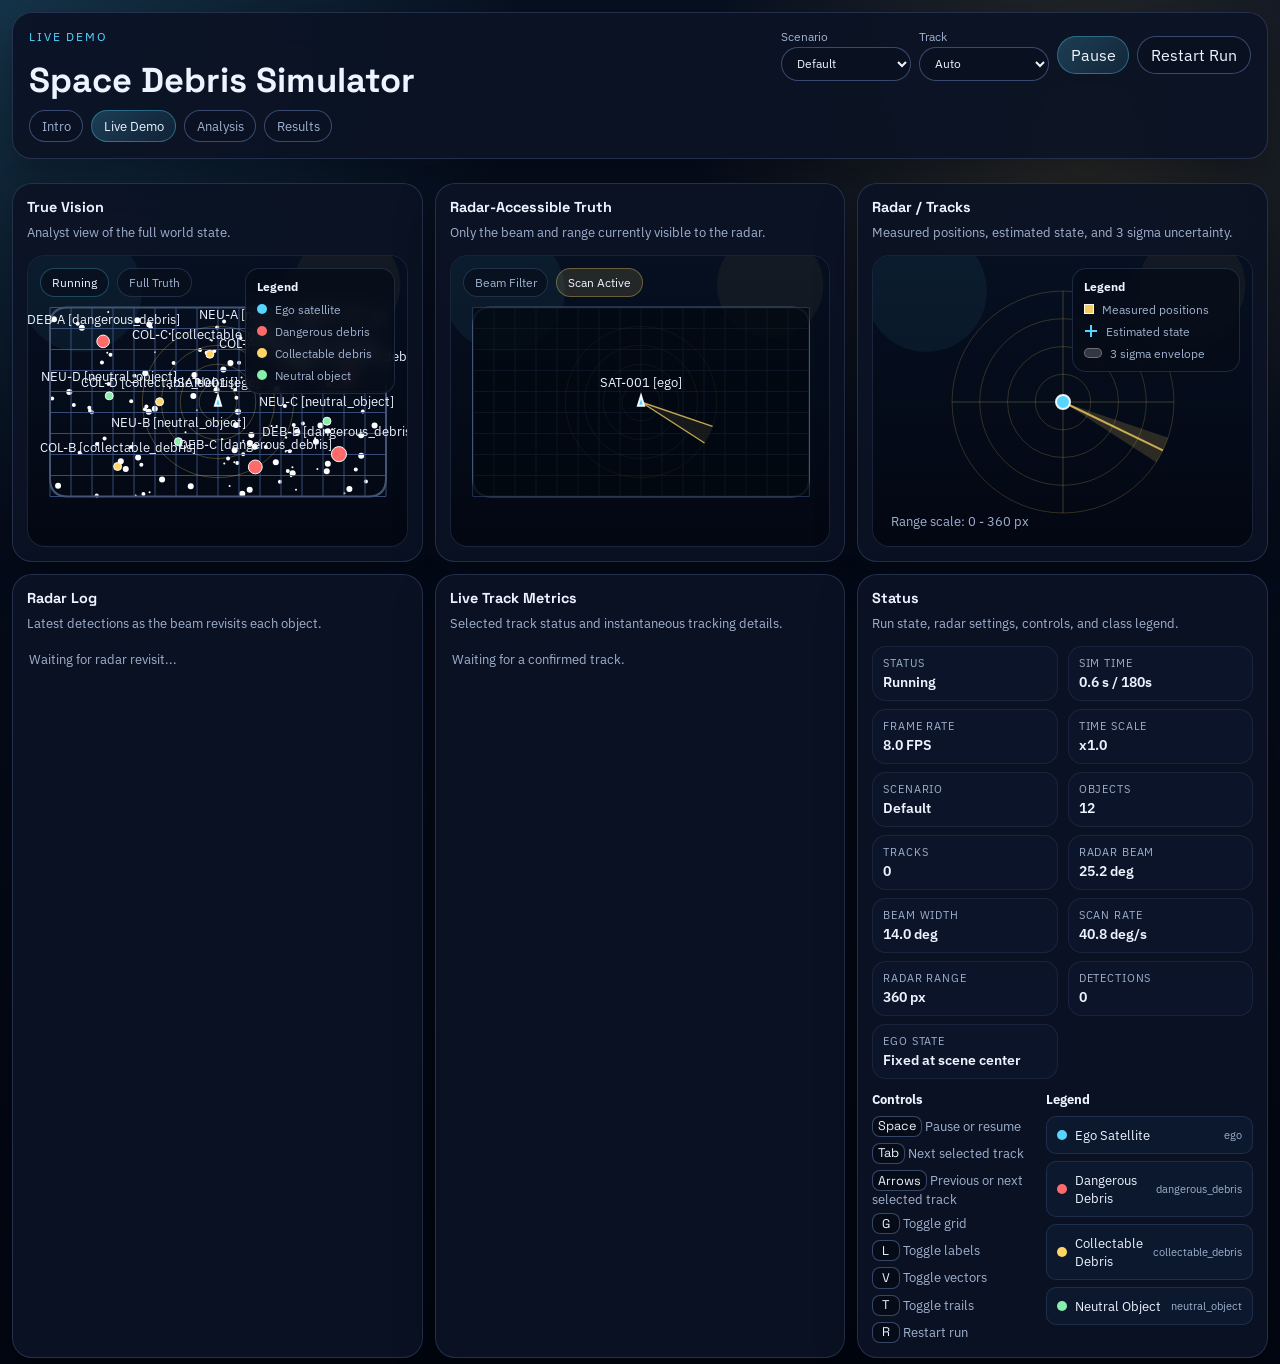
<file: web/index.html>
<!DOCTYPE html>
<html lang="en">
<head>
  <meta charset="UTF-8">
  <meta name="viewport" content="width=device-width, initial-scale=1.0">
  <title>Space Debris Simulator - Live Demo</title>
  <link rel="preconnect" href="https://fonts.googleapis.com">
  <link rel="preconnect" href="https://fonts.gstatic.com" crossorigin>
  <link href="https://fonts.googleapis.com/css2?family=IBM+Plex+Sans:wght@400;500;600&family=Space+Grotesk:wght@500;700&display=swap" rel="stylesheet">
  <link rel="stylesheet" href="./styles.css?v=2026-04-24-live-demo-v3">
</head>
<body>
  <div class="app-shell live-shell">
    <header class="topbar panel topbar-panel">
      <div class="topbar-title">
        <p class="eyebrow">Live Demo</p>
        <h1>Space Debris Simulator</h1>
        <nav class="page-nav" aria-label="Application pages">
          <a class="page-nav-link" href="./intro.html">Intro</a>
          <a class="page-nav-link page-nav-link-active" href="./index.html">Live Demo</a>
          <a class="page-nav-link" href="./analysis.html">Analysis</a>
          <a class="page-nav-link" href="./results.html">Results</a>
        </nav>
      </div>
      <div class="toolbar">
        <label class="field">
          <span>Scenario</span>
          <select id="scenario-select">
            <option value="default">Default</option>
            <option value="custom">Custom</option>
          </select>
        </label>
        <label class="field">
          <span>Track</span>
          <select id="track-select">
            <option value="">Auto</option>
          </select>
        </label>
        <button id="pause-button" class="button button-primary" type="button">Pause</button>
        <button id="reset-button" class="button" type="button">Restart Run</button>
      </div>
    </header>

    <main class="live-grid">
      <article class="panel live-panel live-panel-canvas">
        <div class="panel-header">
          <div>
            <h2>True Vision</h2>
            <p class="section-caption">Analyst view of the full world state.</p>
          </div>
        </div>
        <div class="live-canvas-wrap">
          <canvas id="truth-canvas" class="live-canvas"></canvas>
          <div class="panel-canvas-badges">
            <span class="badge" id="status-badge">Running</span>
            <span class="badge badge-muted">Full Truth</span>
          </div>
          <div id="truth-legend" class="panel-canvas-legend"></div>
        </div>
      </article>

      <article class="panel live-panel live-panel-canvas">
        <div class="panel-header">
          <div>
            <h2>Radar-Accessible Truth</h2>
            <p class="section-caption">Only the beam and range currently visible to the radar.</p>
          </div>
        </div>
        <div class="live-canvas-wrap">
          <canvas id="radar-truth-canvas" class="live-canvas"></canvas>
          <div class="panel-canvas-badges">
            <span class="badge badge-muted">Beam Filter</span>
            <span class="badge badge-radar" id="radar-quality-badge">Scan Active</span>
          </div>
        </div>
      </article>

      <article class="panel live-panel live-panel-canvas">
        <div class="panel-header">
          <div>
            <h2>Radar / Tracks</h2>
            <p class="section-caption">Measured positions, estimated state, and 3 sigma uncertainty.</p>
          </div>
        </div>
        <div class="live-canvas-wrap">
          <canvas id="radar-canvas" class="live-canvas"></canvas>
          <div id="radar-legend" class="panel-canvas-legend panel-canvas-legend-radar"></div>
        </div>
      </article>

      <article class="panel live-panel">
        <div class="panel-header">
          <div>
            <h2>Radar Log</h2>
            <p class="section-caption">Latest detections as the beam revisits each object.</p>
          </div>
        </div>
        <div id="radar-log" class="log-list"></div>
      </article>

      <article class="panel live-panel">
        <div class="panel-header">
          <div>
            <h2>Live Track Metrics</h2>
            <p class="section-caption">Selected track status and instantaneous tracking details.</p>
          </div>
        </div>
        <div id="track-metrics" class="detail-list"></div>
      </article>

      <article class="panel live-panel">
        <div class="panel-header">
          <div>
            <h2>Status</h2>
            <p class="section-caption">Run state, radar settings, controls, and class legend.</p>
          </div>
        </div>
        <div id="status-summary" class="status-grid"></div>
        <div class="status-columns">
          <section>
            <h3>Controls</h3>
            <ul class="control-list control-list-compact">
              <li><kbd>Space</kbd> Pause or resume</li>
              <li><kbd>Tab</kbd> Next selected track</li>
              <li><kbd>Arrows</kbd> Previous or next selected track</li>
              <li><kbd>G</kbd> Toggle grid</li>
              <li><kbd>L</kbd> Toggle labels</li>
              <li><kbd>V</kbd> Toggle vectors</li>
              <li><kbd>T</kbd> Toggle trails</li>
              <li><kbd>R</kbd> Restart run</li>
            </ul>
          </section>
          <section>
            <h3>Legend</h3>
            <div id="legend-list" class="legend-list legend-list-compact"></div>
          </section>
        </div>
      </article>
    </main>
  </div>

  <script type="module" src="./app.js?v=2026-04-24-live-demo-v4"></script>
</body>
</html>
</file>
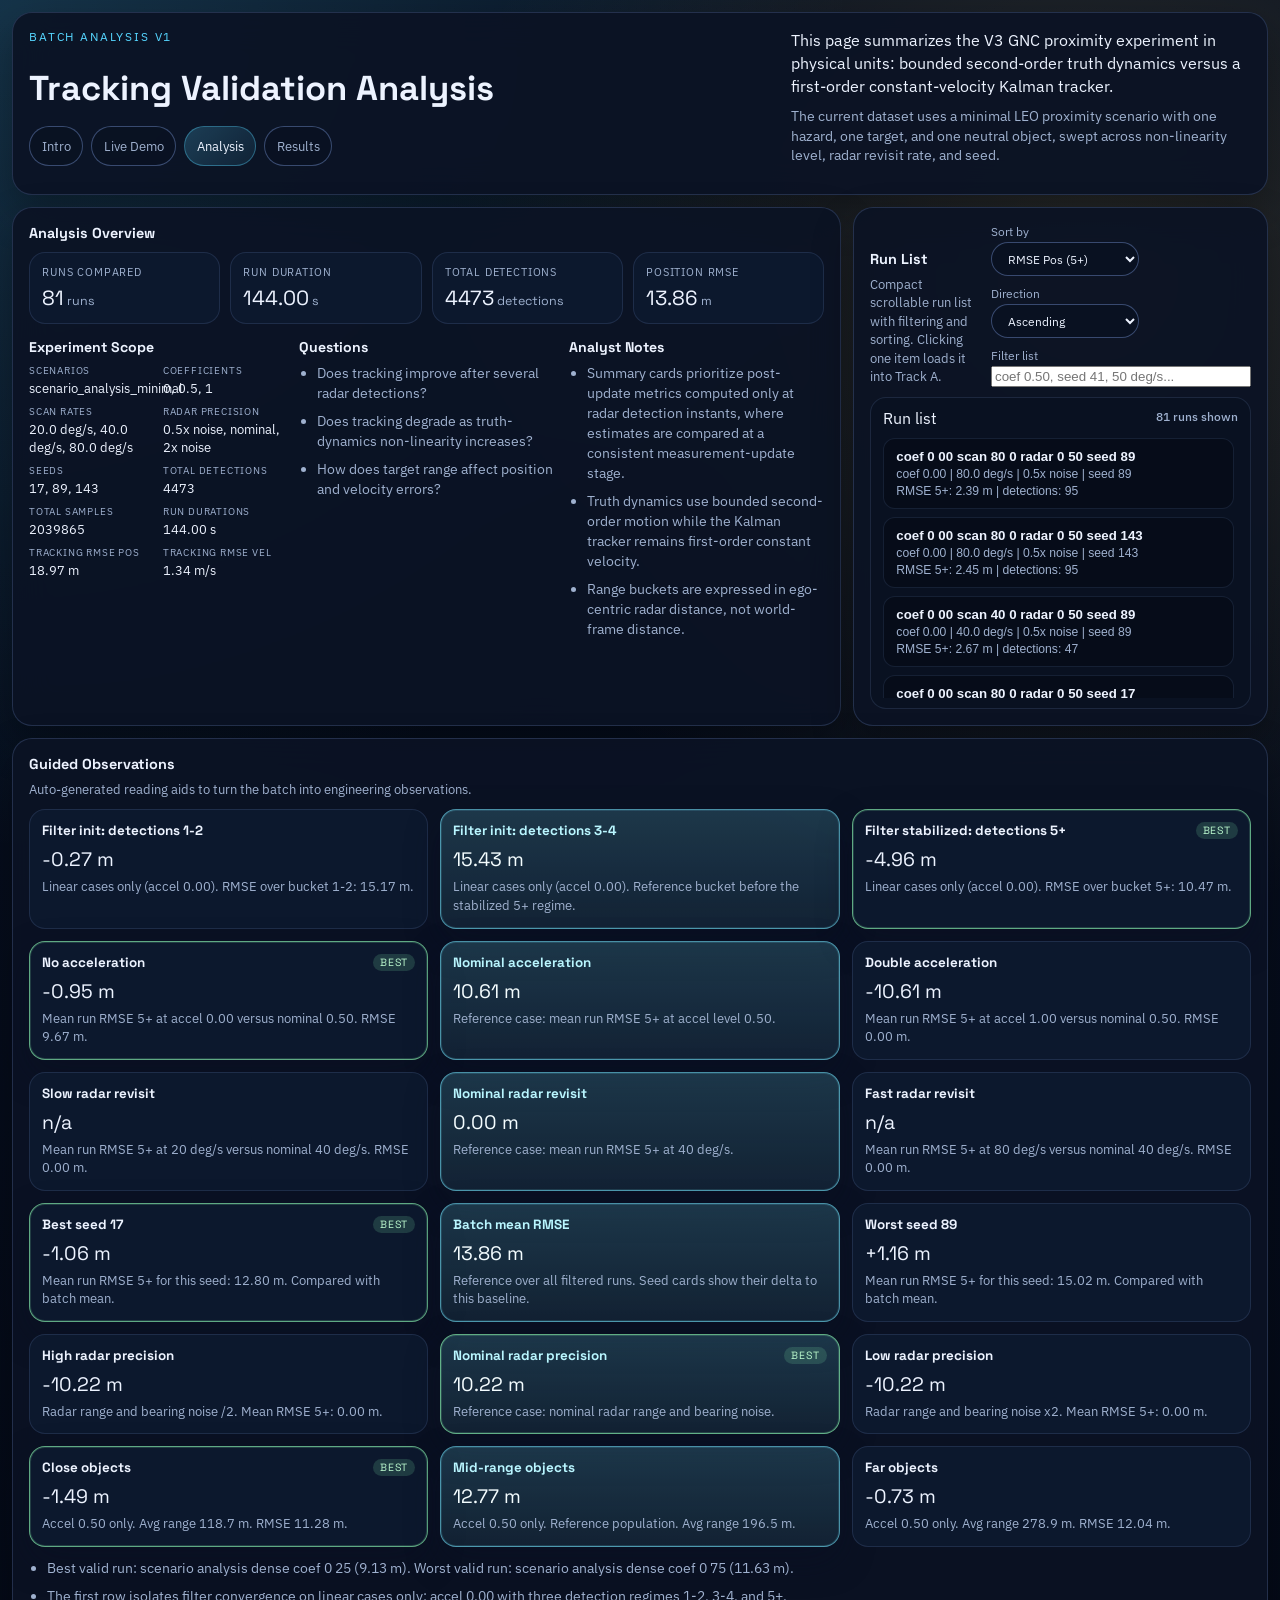
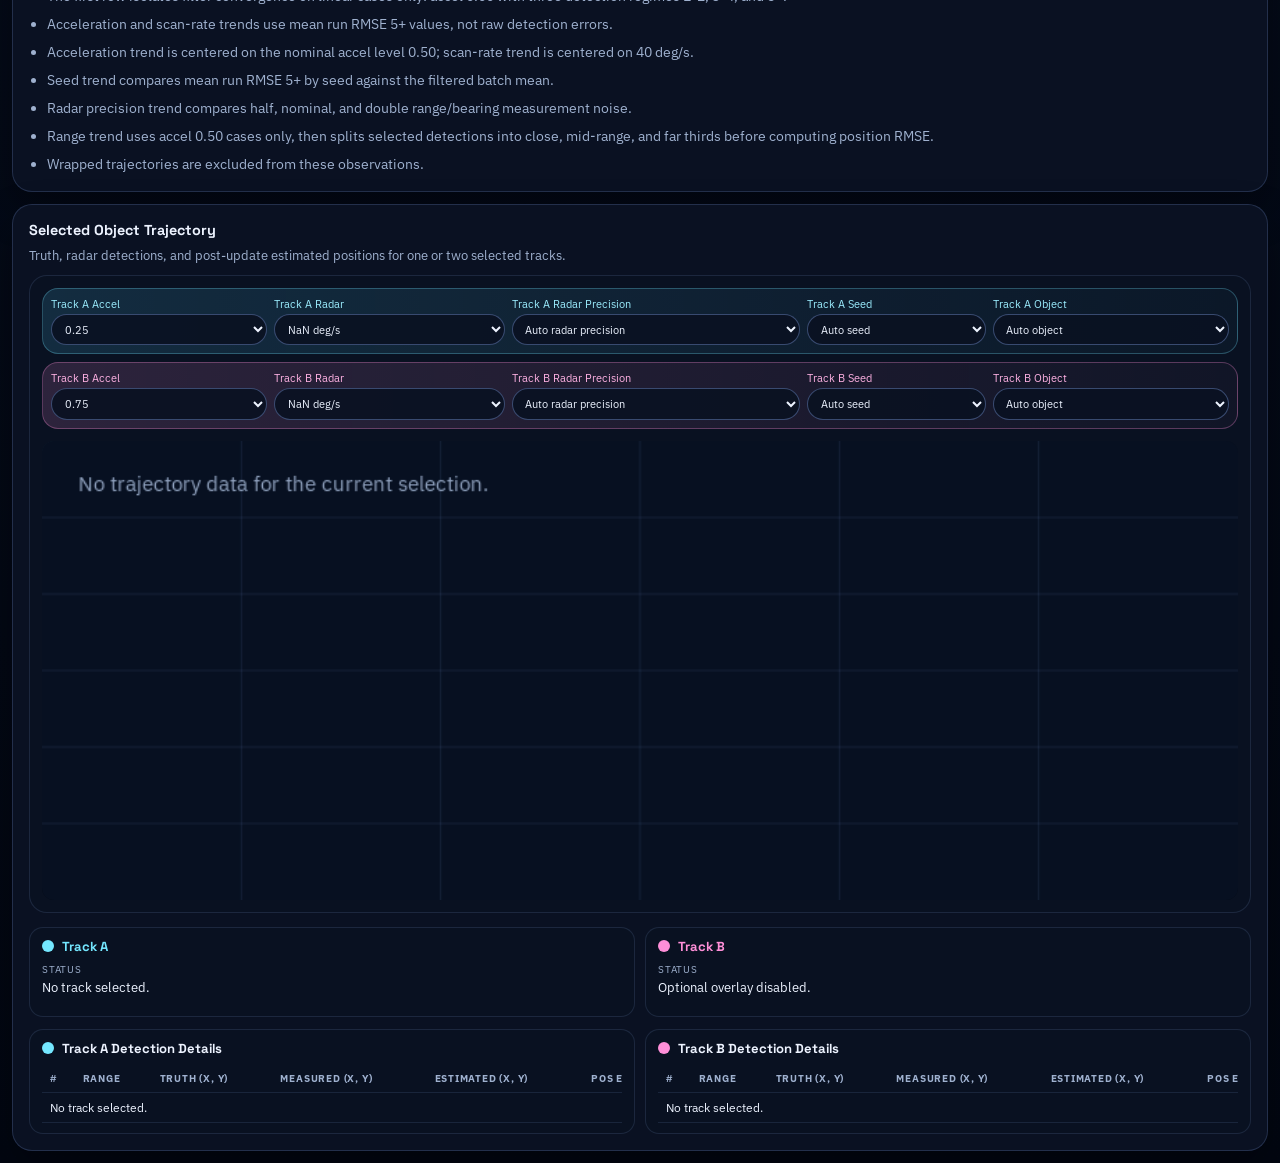
<file: web/analysis.html>
<!DOCTYPE html>
<html lang="en">
<head>
  <meta charset="UTF-8">
  <meta name="viewport" content="width=device-width, initial-scale=1.0">
  <title>Space Debris Simulator - Analysis V1</title>
  <link rel="preconnect" href="https://fonts.googleapis.com">
  <link rel="preconnect" href="https://fonts.gstatic.com" crossorigin>
  <link href="https://fonts.googleapis.com/css2?family=IBM+Plex+Sans:wght@400;500;600&family=Space+Grotesk:wght@500;700&display=swap" rel="stylesheet">
  <link rel="stylesheet" href="./styles.css?v=2026-04-24-intro-v1">
</head>
<body>
  <div class="analysis-shell">
    <header class="analysis-header panel">
      <div class="topbar topbar-analysis">
        <div class="topbar-title">
          <p class="eyebrow">Batch Analysis V1</p>
          <h1>Tracking Validation Analysis</h1>
          <nav class="page-nav" aria-label="Application pages">
            <a class="page-nav-link" href="./intro.html">Intro</a>
            <a class="page-nav-link" href="./index.html">Live Demo</a>
            <a class="page-nav-link page-nav-link-active" href="./analysis.html">Analysis</a>
            <a class="page-nav-link" href="./results.html">Results</a>
          </nav>
        </div>
        <div class="analysis-intro">
          <p class="analysis-lead">
            This page summarizes the V3 GNC proximity experiment in physical units: bounded second-order truth dynamics versus a first-order constant-velocity Kalman tracker.
          </p>
          <p class="analysis-subtle">
            The current dataset uses a minimal LEO proximity scenario with one hazard, one target, and one neutral object, swept across non-linearity level, radar revisit rate, and seed.
          </p>
        </div>
      </div>
    </header>

    <main class="analysis-main">
      <section class="analysis-grid">
        <article class="panel analysis-panel analysis-panel-overview">
          <h2>Analysis Overview</h2>
          <div id="summary-cards" class="summary-card-grid"></div>
          <div class="analysis-notes-layout">
            <div>
              <h3 class="panel-subtitle">Experiment Scope</h3>
              <dl id="experiment-summary" class="summary-list"></dl>
            </div>
            <div>
              <h3 class="panel-subtitle">Questions</h3>
              <ul id="analysis-questions" class="analysis-list"></ul>
            </div>
            <div>
              <h3 class="panel-subtitle">Analyst Notes</h3>
              <ul id="analysis-notes" class="analysis-list"></ul>
            </div>
          </div>
        </article>

        <article class="panel analysis-panel analysis-panel-run-list">
          <div class="section-head">
            <div>
              <h2>Run List</h2>
              <p class="section-caption">Compact scrollable run list with filtering and sorting. Clicking one item loads it into Track A.</p>
            </div>
            <div class="run-table-toolbar">
              <label class="field field-compact">
                <span>Sort by</span>
                <select id="runs-sort-key"></select>
              </label>
              <label class="field field-compact">
                <span>Direction</span>
                <select id="runs-sort-dir">
                  <option value="asc">Ascending</option>
                  <option value="desc">Descending</option>
                </select>
              </label>
              <label class="field field-compact run-filter-field">
                <span>Filter list</span>
                <input id="runs-text-filter" type="text" placeholder="coef 0.50, seed 41, 50 deg/s...">
              </label>
            </div>
          </div>
          <div class="run-list-shell">
            <div class="run-list-head">
              <span>Run list</span>
              <span id="run-comparison-summary" class="accordion-meta">0 runs shown</span>
            </div>
            <div id="runs-list" class="run-list"></div>
          </div>
        </article>

        <article class="panel analysis-panel analysis-panel-wide">
          <div class="section-head">
            <div>
              <h2>Guided Observations</h2>
              <p class="section-caption">Auto-generated reading aids to turn the batch into engineering observations.</p>
            </div>
          </div>
          <div id="guided-observation-grid" class="guided-observation-grid"></div>
          <ul id="guided-observation-notes" class="analysis-list guided-observation-notes"></ul>
        </article>

        <article class="panel analysis-panel analysis-panel-wide">
          <div class="section-head">
            <div>
              <h2>Selected Object Trajectory</h2>
              <p class="section-caption">Truth, radar detections, and post-update estimated positions for one or two selected tracks.</p>
            </div>
          </div>
          <div class="trajectory-layout">
            <div class="trajectory-canvas-shell">
                <div class="trajectory-controls">
                  <div class="trajectory-control-group trajectory-control-group-a">
                    <label class="field">
                      <span>Track A Accel</span>
                      <select id="trajectory-coeff-a"></select>
                    </label>
                    <label class="field">
                      <span>Track A Radar</span>
                      <select id="trajectory-scan-a"></select>
                    </label>
                    <label class="field">
                      <span>Track A Radar Precision</span>
                      <select id="trajectory-bearing-a"></select>
                    </label>
                    <label class="field">
                      <span>Track A Seed</span>
                      <select id="trajectory-seed-a"></select>
                    </label>
                    <label class="field">
                      <span>Track A Object</span>
                      <select id="trajectory-track-a"></select>
                    </label>
                  </div>
                  <div class="trajectory-control-group trajectory-control-group-b">
                    <label class="field">
                      <span>Track B Accel</span>
                      <select id="trajectory-coeff-b"></select>
                    </label>
                    <label class="field">
                      <span>Track B Radar</span>
                      <select id="trajectory-scan-b"></select>
                    </label>
                    <label class="field">
                      <span>Track B Radar Precision</span>
                      <select id="trajectory-bearing-b"></select>
                    </label>
                    <label class="field">
                      <span>Track B Seed</span>
                      <select id="trajectory-seed-b"></select>
                    </label>
                    <label class="field">
                      <span>Track B Object</span>
                      <select id="trajectory-track-b"></select>
                    </label>
                  </div>
                </div>
              <canvas id="trajectory-canvas" width="860" height="330"></canvas>
              </div>
              <div class="trajectory-meta">
                <div class="trajectory-track-cards">
                  <section class="trajectory-track-card">
                    <div class="trajectory-card-head">
                      <span class="trajectory-swatch trajectory-swatch-a"></span>
                    <h4 id="trajectory-a-title" class="trajectory-card-title">Track A</h4>
                  </div>
                  <dl id="trajectory-a-stats" class="summary-list trajectory-summary-list"></dl>
                  <p id="trajectory-a-note" class="trajectory-track-note"></p>
                </section>
                <section class="trajectory-track-card">
                  <div class="trajectory-card-head">
                    <span class="trajectory-swatch trajectory-swatch-b"></span>
                    <h4 id="trajectory-b-title" class="trajectory-card-title">Track B</h4>
                  </div>
                  <dl id="trajectory-b-stats" class="summary-list trajectory-summary-list"></dl>
                    <p id="trajectory-b-note" class="trajectory-track-note"></p>
                  </section>
                </div>
                <div class="trajectory-detection-cards">
                  <section class="trajectory-track-card">
                    <div class="trajectory-card-head">
                      <span class="trajectory-swatch trajectory-swatch-a"></span>
                      <h4 class="trajectory-card-title">Track A Detection Details</h4>
                    </div>
                    <div class="table-shell trajectory-detail-shell">
                      <table class="analysis-table analysis-table-compact">
                        <thead>
                          <tr>
                            <th>#</th>
                            <th>Range</th>
                            <th>Truth (x, y)</th>
                            <th>Measured (x, y)</th>
                            <th>Estimated (x, y)</th>
                            <th>Pos Err</th>
                            <th>Vel Err</th>
                          </tr>
                        </thead>
                        <tbody id="trajectory-a-detections"></tbody>
                      </table>
                    </div>
                  </section>
                  <section class="trajectory-track-card">
                    <div class="trajectory-card-head">
                      <span class="trajectory-swatch trajectory-swatch-b"></span>
                      <h4 class="trajectory-card-title">Track B Detection Details</h4>
                    </div>
                    <div class="table-shell trajectory-detail-shell">
                      <table class="analysis-table analysis-table-compact">
                        <thead>
                          <tr>
                            <th>#</th>
                            <th>Range</th>
                            <th>Truth (x, y)</th>
                            <th>Measured (x, y)</th>
                            <th>Estimated (x, y)</th>
                            <th>Pos Err</th>
                            <th>Vel Err</th>
                          </tr>
                        </thead>
                        <tbody id="trajectory-b-detections"></tbody>
                      </table>
                    </div>
                  </section>
                </div>
              </div>
            </div>
          </article>
      </section>
    </main>
  </div>

  <script type="module" src="./analysis.js?v=2026-04-23-analysis-radar-precision-v4"></script>
</body>
</html>
</file>
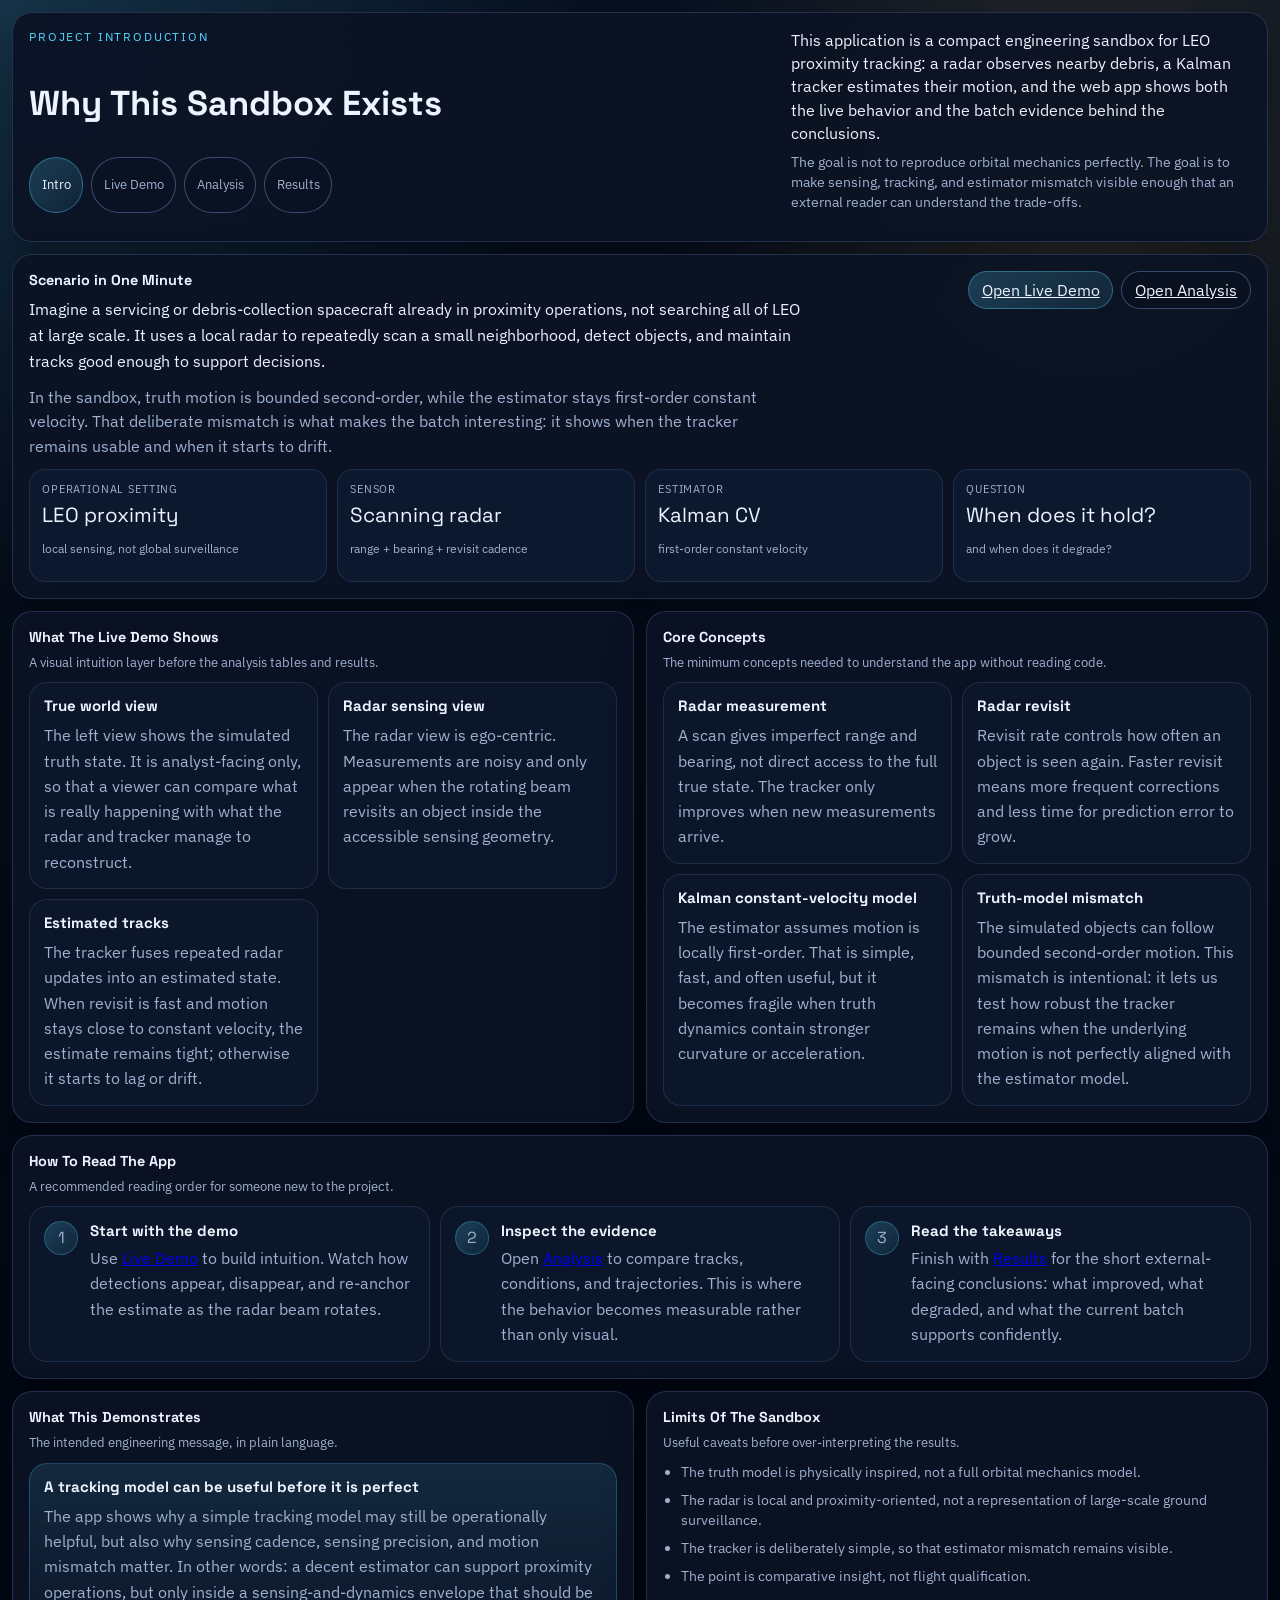
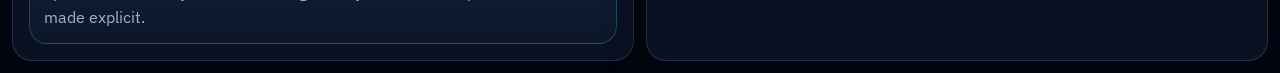
<file: web/intro.html>
<!DOCTYPE html>
<html lang="en">
<head>
  <meta charset="UTF-8">
  <meta name="viewport" content="width=device-width, initial-scale=1.0">
  <title>Space Debris Simulator - Introduction</title>
  <link rel="preconnect" href="https://fonts.googleapis.com">
  <link rel="preconnect" href="https://fonts.gstatic.com" crossorigin>
  <link href="https://fonts.googleapis.com/css2?family=IBM+Plex+Sans:wght@400;500;600&family=Space+Grotesk:wght@500;700&display=swap" rel="stylesheet">
  <link rel="stylesheet" href="./styles.css?v=2026-04-24-intro-v1">
</head>
<body>
  <div class="analysis-shell intro-shell">
    <header class="analysis-header panel">
      <div class="topbar topbar-analysis">
        <div class="topbar-title">
          <p class="eyebrow">Project Introduction</p>
          <h1>Why This Sandbox Exists</h1>
          <nav class="page-nav" aria-label="Application pages">
            <a class="page-nav-link page-nav-link-active" href="./intro.html">Intro</a>
            <a class="page-nav-link" href="./index.html">Live Demo</a>
            <a class="page-nav-link" href="./analysis.html">Analysis</a>
            <a class="page-nav-link" href="./results.html">Results</a>
          </nav>
        </div>
        <div class="analysis-intro">
          <p class="analysis-lead">
            This application is a compact engineering sandbox for LEO proximity tracking: a radar observes nearby debris, a Kalman tracker estimates their motion, and the web app shows both the live behavior and the batch evidence behind the conclusions.
          </p>
          <p class="analysis-subtle">
            The goal is not to reproduce orbital mechanics perfectly. The goal is to make sensing, tracking, and estimator mismatch visible enough that an external reader can understand the trade-offs.
          </p>
        </div>
      </div>
    </header>

    <main class="analysis-main">
      <section class="intro-grid">
        <article class="panel intro-panel intro-panel-hero">
          <div class="intro-hero-layout">
            <div>
              <h2>Scenario in One Minute</h2>
              <p class="intro-lead">
                Imagine a servicing or debris-collection spacecraft already in proximity operations, not searching all of LEO at large scale. It uses a local radar to repeatedly scan a small neighborhood, detect objects, and maintain tracks good enough to support decisions.
              </p>
              <p class="intro-subtle">
                In the sandbox, truth motion is bounded second-order, while the estimator stays first-order constant velocity. That deliberate mismatch is what makes the batch interesting: it shows when the tracker remains usable and when it starts to drift.
              </p>
            </div>
            <div class="intro-actions">
              <a class="button button-primary" href="./index.html">Open Live Demo</a>
              <a class="button" href="./analysis.html">Open Analysis</a>
            </div>
          </div>
          <div class="summary-card-grid intro-summary-grid">
            <article class="summary-card">
              <p class="summary-card-label">Operational Setting</p>
              <p class="summary-card-value">LEO proximity</p>
              <p class="summary-card-unit">local sensing, not global surveillance</p>
            </article>
            <article class="summary-card">
              <p class="summary-card-label">Sensor</p>
              <p class="summary-card-value">Scanning radar</p>
              <p class="summary-card-unit">range + bearing + revisit cadence</p>
            </article>
            <article class="summary-card">
              <p class="summary-card-label">Estimator</p>
              <p class="summary-card-value">Kalman CV</p>
              <p class="summary-card-unit">first-order constant velocity</p>
            </article>
            <article class="summary-card">
              <p class="summary-card-label">Question</p>
              <p class="summary-card-value">When does it hold?</p>
              <p class="summary-card-unit">and when does it degrade?</p>
            </article>
          </div>
        </article>

        <article class="panel intro-panel">
          <div class="section-head">
            <div>
              <h2>What The Live Demo Shows</h2>
              <p class="section-caption">A visual intuition layer before the analysis tables and results.</p>
            </div>
          </div>
          <div class="intro-card-grid">
            <section class="intro-card">
              <h3>True world view</h3>
              <p>The left view shows the simulated truth state. It is analyst-facing only, so that a viewer can compare what is really happening with what the radar and tracker manage to reconstruct.</p>
            </section>
            <section class="intro-card">
              <h3>Radar sensing view</h3>
              <p>The radar view is ego-centric. Measurements are noisy and only appear when the rotating beam revisits an object inside the accessible sensing geometry.</p>
            </section>
            <section class="intro-card">
              <h3>Estimated tracks</h3>
              <p>The tracker fuses repeated radar updates into an estimated state. When revisit is fast and motion stays close to constant velocity, the estimate remains tight; otherwise it starts to lag or drift.</p>
            </section>
          </div>
        </article>

        <article class="panel intro-panel">
          <div class="section-head">
            <div>
              <h2>Core Concepts</h2>
              <p class="section-caption">The minimum concepts needed to understand the app without reading code.</p>
            </div>
          </div>
          <div class="intro-card-grid">
            <section class="intro-card">
              <h3>Radar measurement</h3>
              <p>A scan gives imperfect range and bearing, not direct access to the full true state. The tracker only improves when new measurements arrive.</p>
            </section>
            <section class="intro-card">
              <h3>Radar revisit</h3>
              <p>Revisit rate controls how often an object is seen again. Faster revisit means more frequent corrections and less time for prediction error to grow.</p>
            </section>
            <section class="intro-card">
              <h3>Kalman constant-velocity model</h3>
              <p>The estimator assumes motion is locally first-order. That is simple, fast, and often useful, but it becomes fragile when truth dynamics contain stronger curvature or acceleration.</p>
            </section>
            <section class="intro-card">
              <h3>Truth-model mismatch</h3>
              <p>The simulated objects can follow bounded second-order motion. This mismatch is intentional: it lets us test how robust the tracker remains when the underlying motion is not perfectly aligned with the estimator model.</p>
            </section>
          </div>
        </article>

        <article class="panel intro-panel intro-panel-wide">
          <div class="section-head">
            <div>
              <h2>How To Read The App</h2>
              <p class="section-caption">A recommended reading order for someone new to the project.</p>
            </div>
          </div>
          <div class="intro-flow">
            <section class="intro-step">
              <p class="intro-step-index">1</p>
              <div>
                <h3>Start with the demo</h3>
                <p>Use <a href="./index.html">Live Demo</a> to build intuition. Watch how detections appear, disappear, and re-anchor the estimate as the radar beam rotates.</p>
              </div>
            </section>
            <section class="intro-step">
              <p class="intro-step-index">2</p>
              <div>
                <h3>Inspect the evidence</h3>
                <p>Open <a href="./analysis.html">Analysis</a> to compare tracks, conditions, and trajectories. This is where the behavior becomes measurable rather than only visual.</p>
              </div>
            </section>
            <section class="intro-step">
              <p class="intro-step-index">3</p>
              <div>
                <h3>Read the takeaways</h3>
                <p>Finish with <a href="./results.html">Results</a> for the short external-facing conclusions: what improved, what degraded, and what the current batch supports confidently.</p>
              </div>
            </section>
          </div>
        </article>

        <article class="panel intro-panel">
          <div class="section-head">
            <div>
              <h2>What This Demonstrates</h2>
              <p class="section-caption">The intended engineering message, in plain language.</p>
            </div>
          </div>
          <div class="intro-card-grid intro-card-grid-single">
            <section class="intro-card intro-highlight-card">
              <h3>A tracking model can be useful before it is perfect</h3>
              <p>The app shows why a simple tracking model may still be operationally helpful, but also why sensing cadence, sensing precision, and motion mismatch matter. In other words: a decent estimator can support proximity operations, but only inside a sensing-and-dynamics envelope that should be made explicit.</p>
            </section>
          </div>
        </article>

        <article class="panel intro-panel">
          <div class="section-head">
            <div>
              <h2>Limits Of The Sandbox</h2>
              <p class="section-caption">Useful caveats before over-interpreting the results.</p>
            </div>
          </div>
          <ul class="analysis-list">
            <li>The truth model is physically inspired, not a full orbital mechanics model.</li>
            <li>The radar is local and proximity-oriented, not a representation of large-scale ground surveillance.</li>
            <li>The tracker is deliberately simple, so that estimator mismatch remains visible.</li>
            <li>The point is comparative insight, not flight qualification.</li>
          </ul>
        </article>
      </section>
    </main>
  </div>
</body>
</html>
</file>
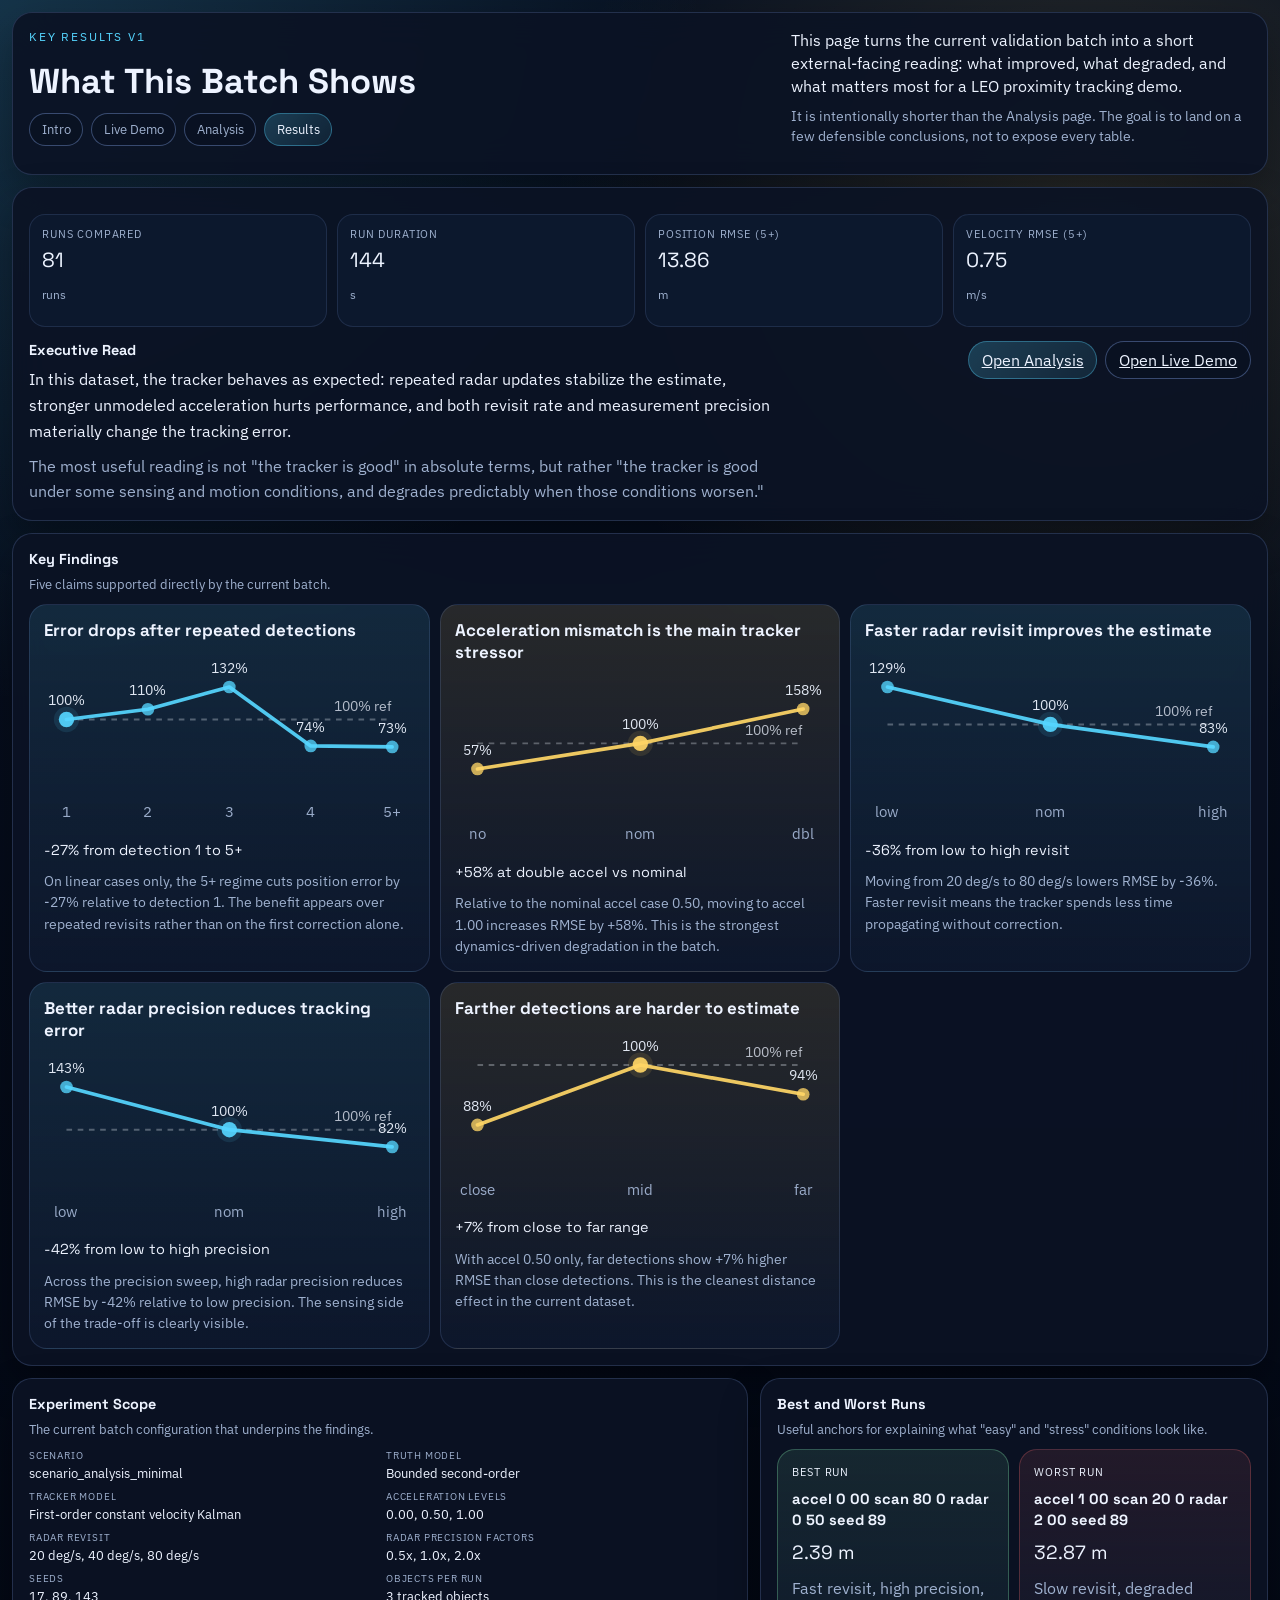
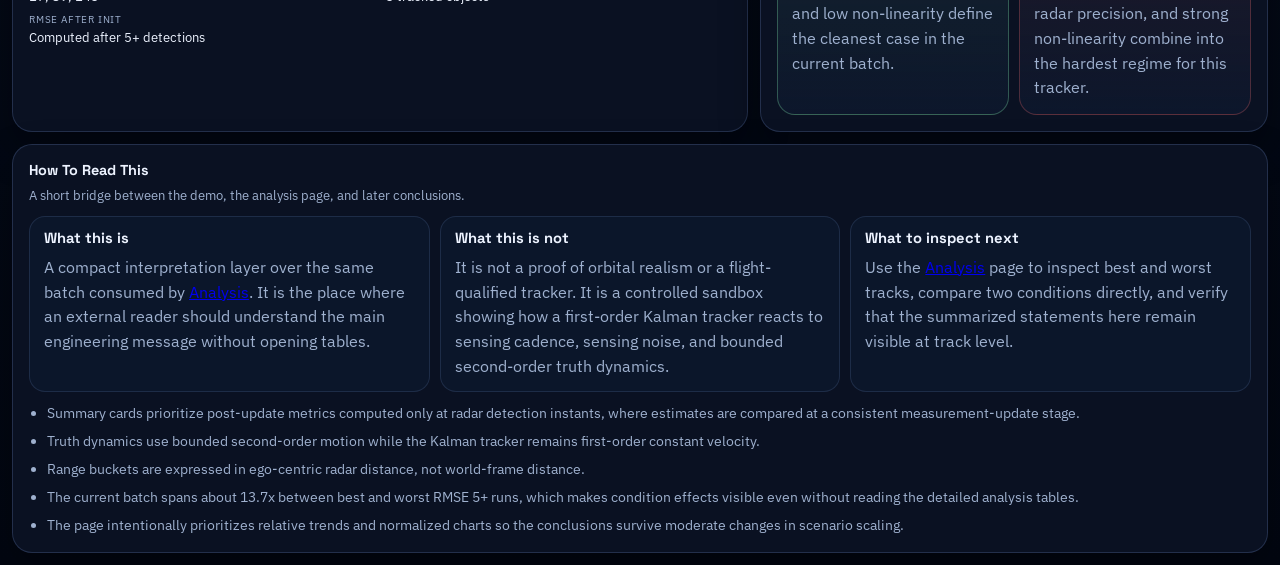
<file: web/results.html>
<!DOCTYPE html>
<html lang="en">
<head>
  <meta charset="UTF-8">
  <meta name="viewport" content="width=device-width, initial-scale=1.0">
  <title>Space Debris Simulator - Key Results</title>
  <link rel="preconnect" href="https://fonts.googleapis.com">
  <link rel="preconnect" href="https://fonts.gstatic.com" crossorigin>
  <link href="https://fonts.googleapis.com/css2?family=IBM+Plex+Sans:wght@400;500;600&family=Space+Grotesk:wght@500;700&display=swap" rel="stylesheet">
  <link rel="stylesheet" href="./styles.css?v=2026-04-24-intro-v1">
</head>
<body>
  <div class="analysis-shell results-shell">
    <header class="analysis-header panel">
      <div class="topbar topbar-analysis">
        <div class="topbar-title">
          <p class="eyebrow">Key Results V1</p>
          <h1>What This Batch Shows</h1>
          <nav class="page-nav" aria-label="Application pages">
            <a class="page-nav-link" href="./intro.html">Intro</a>
            <a class="page-nav-link" href="./index.html">Live Demo</a>
            <a class="page-nav-link" href="./analysis.html">Analysis</a>
            <a class="page-nav-link page-nav-link-active" href="./results.html">Results</a>
          </nav>
        </div>
        <div class="analysis-intro">
          <p class="analysis-lead">
            This page turns the current validation batch into a short external-facing reading: what improved, what degraded, and what matters most for a LEO proximity tracking demo.
          </p>
          <p class="analysis-subtle">
            It is intentionally shorter than the Analysis page. The goal is to land on a few defensible conclusions, not to expose every table.
          </p>
        </div>
      </div>
    </header>

    <main class="analysis-main">
      <section class="results-grid">
        <article class="panel results-panel results-panel-hero">
          <div id="results-summary-cards" class="summary-card-grid results-hero-cards"></div>
          <div class="results-hero-layout">
            <div>
              <h2>Executive Read</h2>
              <p class="results-lead">
                In this dataset, the tracker behaves as expected: repeated radar updates stabilize the estimate, stronger unmodeled acceleration hurts performance, and both revisit rate and measurement precision materially change the tracking error.
              </p>
              <p class="results-subtle">
                The most useful reading is not "the tracker is good" in absolute terms, but rather "the tracker is good under some sensing and motion conditions, and degrades predictably when those conditions worsen."
              </p>
            </div>
            <div class="results-cta">
              <a class="button button-primary" href="./analysis.html">Open Analysis</a>
              <a class="button" href="./index.html">Open Live Demo</a>
            </div>
          </div>
        </article>

        <article class="panel results-panel results-panel-findings">
          <div class="section-head">
            <div>
              <h2>Key Findings</h2>
              <p class="section-caption">Five claims supported directly by the current batch.</p>
            </div>
          </div>
          <div id="results-findings-grid" class="results-findings-grid"></div>
        </article>

        <article class="panel results-panel">
          <div class="section-head">
            <div>
              <h2>Experiment Scope</h2>
              <p class="section-caption">The current batch configuration that underpins the findings.</p>
            </div>
          </div>
          <dl id="results-experiment-list" class="summary-list"></dl>
        </article>

        <article class="panel results-panel">
          <div class="section-head">
            <div>
              <h2>Best and Worst Runs</h2>
              <p class="section-caption">Useful anchors for explaining what "easy" and "stress" conditions look like.</p>
            </div>
          </div>
          <div id="results-extremes" class="results-extremes"></div>
        </article>

        <article class="panel results-panel results-panel-wide">
          <div class="section-head">
            <div>
              <h2>How To Read This</h2>
              <p class="section-caption">A short bridge between the demo, the analysis page, and later conclusions.</p>
            </div>
          </div>
          <div class="results-reading-grid">
            <div class="results-reading-card">
              <h3>What this is</h3>
              <p>
                A compact interpretation layer over the same batch consumed by <a href="./analysis.html">Analysis</a>. It is the place where an external reader should understand the main engineering message without opening tables.
              </p>
            </div>
            <div class="results-reading-card">
              <h3>What this is not</h3>
              <p>
                It is not a proof of orbital realism or a flight-qualified tracker. It is a controlled sandbox showing how a first-order Kalman tracker reacts to sensing cadence, sensing noise, and bounded second-order truth dynamics.
              </p>
            </div>
            <div class="results-reading-card">
              <h3>What to inspect next</h3>
              <p>
                Use the <a href="./analysis.html">Analysis</a> page to inspect best and worst tracks, compare two conditions directly, and verify that the summarized statements here remain visible at track level.
              </p>
            </div>
          </div>
          <ul id="results-notes" class="analysis-list"></ul>
        </article>
      </section>
    </main>
  </div>

  <script type="module" src="./results.js?v=2026-04-24-results-v3"></script>
</body>
</html>
</file>
<file: web/styles.css>
:root {
  --bg-deep: #030916;
  --bg-surface: rgba(9, 17, 32, 0.86);
  --bg-panel: rgba(11, 19, 36, 0.92);
  --bg-card: rgba(14, 25, 47, 0.92);
  --line: rgba(122, 154, 219, 0.22);
  --line-strong: rgba(122, 154, 219, 0.42);
  --text-primary: #edf3ff;
  --text-muted: #9fb1cf;
  --accent: #56d6ff;
  --shadow: 0 18px 42px rgba(0, 0, 0, 0.32);
}

* {
  box-sizing: border-box;
}

html,
body {
  margin: 0;
  min-height: 100%;
}

body {
  font-family: "IBM Plex Sans", "Segoe UI", sans-serif;
  color: var(--text-primary);
  background:
    radial-gradient(circle at top left, rgba(86, 214, 255, 0.18), transparent 28%),
    radial-gradient(circle at 85% 10%, rgba(255, 214, 102, 0.14), transparent 24%),
    linear-gradient(180deg, #071021 0%, #020611 100%);
}

.app-shell {
  min-height: 100vh;
  display: grid;
  grid-template-columns: minmax(0, 1fr) 296px;
  gap: 12px;
  padding: 12px;
}

.viewport-panel,
.sidebar {
  min-width: 0;
}

.topbar {
  display: flex;
  justify-content: space-between;
  align-items: flex-start;
  gap: 12px;
  margin-bottom: 12px;
}

.topbar-title {
  display: grid;
  gap: 8px;
}

.page-nav {
  display: flex;
  flex-wrap: wrap;
  gap: 8px;
}

.page-nav-link {
  display: inline-flex;
  align-items: center;
  padding: 0.42rem 0.72rem;
  border-radius: 999px;
  border: 1px solid var(--line-strong);
  background: rgba(10, 18, 34, 0.72);
  color: var(--text-muted);
  text-decoration: none;
  font-size: 0.8rem;
  transition: transform 120ms ease, border-color 120ms ease, color 120ms ease;
}

.page-nav-link:hover {
  transform: translateY(-1px);
  color: var(--text-primary);
  border-color: rgba(146, 179, 245, 0.48);
}

.page-nav-link-active {
  color: var(--text-primary);
  border-color: rgba(86, 214, 255, 0.36);
  background: linear-gradient(135deg, rgba(86, 214, 255, 0.22), rgba(86, 214, 255, 0.08));
}

.eyebrow {
  margin: 0 0 6px;
  color: var(--accent);
  font-size: 0.72rem;
  letter-spacing: 0.16em;
  text-transform: uppercase;
}

h1,
h2 {
  font-family: "Space Grotesk", "IBM Plex Sans", sans-serif;
}

h1 {
  margin: 0;
  font-size: clamp(1.6rem, 2.7vw, 2.35rem);
}

h2 {
  margin: 0 0 8px;
  font-size: 0.9rem;
}

.toolbar {
  display: flex;
  align-items: center;
  flex-wrap: wrap;
  gap: 8px;
}

.field {
  display: grid;
  gap: 3px;
  color: var(--text-muted);
  font-size: 0.74rem;
}

select,
.button {
  border-radius: 999px;
  border: 1px solid var(--line-strong);
  background: rgba(10, 18, 34, 0.92);
  color: var(--text-primary);
  font: inherit;
}

select {
  min-width: 130px;
  padding: 0.46rem 0.72rem;
}

.button {
  padding: 0.5rem 0.8rem;
  cursor: pointer;
  transition: transform 120ms ease, border-color 120ms ease, background 120ms ease;
}

.button:hover {
  transform: translateY(-1px);
  border-color: rgba(146, 179, 245, 0.48);
}

.button:disabled {
  cursor: default;
  opacity: 0.55;
  transform: none;
}

.button-primary {
  background: linear-gradient(135deg, rgba(86, 214, 255, 0.22), rgba(86, 214, 255, 0.1));
  border-color: rgba(86, 214, 255, 0.36);
}

.canvas-card,
.panel {
  border: 1px solid var(--line);
  background: var(--bg-surface);
  backdrop-filter: blur(18px);
  box-shadow: var(--shadow);
}

.canvas-card {
  position: relative;
  min-height: calc(100vh - 78px);
  border-radius: 24px;
  overflow: hidden;
}

.viewport-grid {
  display: grid;
  grid-template-columns: minmax(0, 1.7fr) minmax(320px, 0.95fr);
  gap: 12px;
}

.radar-card {
  min-height: calc(100vh - 78px);
}

#sim-canvas {
  display: block;
  width: 100%;
  height: 100%;
}

#radar-canvas {
  display: block;
  width: 100%;
  height: 100%;
}

.canvas-overlay {
  position: absolute;
  inset: 0;
  pointer-events: none;
  display: flex;
  justify-content: space-between;
  align-items: flex-start;
  padding: 14px 16px;
}

.badge-row {
  display: flex;
  gap: 10px;
}

.badge {
  display: inline-flex;
  align-items: center;
  padding: 0.38rem 0.68rem;
  border-radius: 999px;
  background: rgba(8, 15, 29, 0.8);
  border: 1px solid rgba(86, 214, 255, 0.28);
  color: var(--text-primary);
  font-size: 0.76rem;
}

.badge-muted {
  border-color: var(--line);
  color: var(--text-muted);
}

.badge-radar {
  border-color: rgba(255, 214, 102, 0.32);
  background: rgba(255, 214, 102, 0.12);
}

.canvas-caption {
  margin: 0;
  align-self: flex-end;
  color: var(--text-muted);
  font-size: 0.76rem;
}

.mission-summary {
  position: absolute;
  inset: 0;
  display: grid;
  place-items: center;
  padding: 24px;
  background: rgba(2, 7, 17, 0.58);
  backdrop-filter: blur(8px);
}

.mission-summary[hidden] {
  display: none;
}

.mission-summary-card {
  width: min(100%, 440px);
  padding: 20px;
  border-radius: 24px;
  border: 1px solid rgba(122, 154, 219, 0.26);
  background:
    linear-gradient(180deg, rgba(13, 24, 46, 0.98) 0%, rgba(8, 16, 32, 0.96) 100%);
  box-shadow: 0 24px 60px rgba(0, 0, 0, 0.45);
}

.mission-summary-eyebrow {
  margin-bottom: 8px;
}

.mission-summary-card h2 {
  margin: 0 0 8px;
  font-size: 1.35rem;
}

.mission-summary-reason {
  margin: 0 0 16px;
  color: var(--text-muted);
  font-size: 0.9rem;
}

.mission-summary-grid {
  display: grid;
  grid-template-columns: repeat(2, minmax(0, 1fr));
  gap: 10px;
  margin: 0;
}

.mission-summary-grid dt {
  color: var(--text-muted);
  font-size: 0.62rem;
  text-transform: uppercase;
  letter-spacing: 0.08em;
  margin-bottom: 2px;
}

.mission-summary-grid dd {
  margin: 0;
  font-size: 1rem;
  font-weight: 600;
}

.mission-summary-actions {
  margin-top: 18px;
  display: flex;
  justify-content: flex-end;
}

.sidebar {
  display: flex;
  flex-direction: column;
  gap: 8px;
  max-height: calc(100vh - 24px);
  overflow-y: auto;
  padding-right: 2px;
}

.panel {
  border-radius: 20px;
  padding: 10px;
  background: var(--bg-panel);
}

.analysis-shell {
  min-height: 100vh;
  padding: 12px;
  display: grid;
  gap: 12px;
}

.analysis-header,
.analysis-panel {
  padding: 16px;
}

.analysis-main {
  min-width: 0;
}

.analysis-grid {
  display: grid;
  grid-template-columns: minmax(0, 2fr) minmax(320px, 1fr);
  gap: 12px;
}

.analysis-panel-wide {
  grid-column: 1 / -1;
}

.analysis-panel-overview {
  grid-column: 1;
}

.analysis-panel-run-list {
  grid-column: 2;
}

.intro-grid {
  display: grid;
  grid-template-columns: repeat(2, minmax(0, 1fr));
  gap: 12px;
}

.intro-panel {
  padding: 16px;
}

.intro-panel-wide,
.intro-panel-hero {
  grid-column: 1 / -1;
}

.intro-hero-layout {
  display: grid;
  grid-template-columns: minmax(0, 1.55fr) auto;
  gap: 16px;
  align-items: start;
}

.intro-lead {
  margin: 8px 0 10px;
  max-width: 78ch;
  color: var(--text-primary);
  font-size: 1rem;
  line-height: 1.62;
}

.intro-subtle {
  margin: 0;
  max-width: 76ch;
  color: var(--text-muted);
  line-height: 1.55;
}

.intro-actions {
  display: flex;
  flex-wrap: wrap;
  gap: 8px;
  justify-content: flex-end;
}

.intro-summary-grid {
  margin-top: 14px;
}

.intro-card-grid {
  display: grid;
  grid-template-columns: repeat(2, minmax(0, 1fr));
  gap: 10px;
}

.intro-card-grid-single {
  grid-template-columns: 1fr;
}

.intro-card {
  padding: 13px 14px;
  border-radius: 18px;
  border: 1px solid rgba(122, 154, 219, 0.16);
  background: rgba(13, 23, 44, 0.92);
}

.intro-card h3 {
  margin: 0 0 8px;
  font-family: "Space Grotesk", "IBM Plex Sans", sans-serif;
  font-size: 0.94rem;
}

.intro-card p {
  margin: 0;
  color: var(--text-muted);
  line-height: 1.58;
}

.intro-highlight-card {
  background: linear-gradient(180deg, rgba(86, 214, 255, 0.12), rgba(13, 23, 44, 0.96));
  border-color: rgba(86, 214, 255, 0.24);
}

.intro-flow {
  display: grid;
  grid-template-columns: repeat(3, minmax(0, 1fr));
  gap: 10px;
}

.intro-step {
  display: grid;
  grid-template-columns: auto 1fr;
  gap: 12px;
  padding: 14px;
  border-radius: 18px;
  border: 1px solid rgba(122, 154, 219, 0.16);
  background: rgba(13, 23, 44, 0.92);
}

.intro-step h3 {
  margin: 0 0 6px;
  font-family: "Space Grotesk", "IBM Plex Sans", sans-serif;
  font-size: 0.94rem;
}

.intro-step p {
  margin: 0;
  color: var(--text-muted);
  line-height: 1.58;
}

.intro-step-index {
  display: inline-flex;
  align-items: center;
  justify-content: center;
  width: 34px;
  height: 34px;
  margin: 0;
  border-radius: 999px;
  background: linear-gradient(135deg, rgba(86, 214, 255, 0.22), rgba(86, 214, 255, 0.08));
  border: 1px solid rgba(86, 214, 255, 0.26);
  color: var(--text-primary);
  font-family: "Space Grotesk", "IBM Plex Sans", sans-serif;
}

.results-grid {
  display: grid;
  grid-template-columns: minmax(0, 1.45fr) minmax(320px, 1fr);
  gap: 12px;
}

.results-panel {
  padding: 16px;
}

.results-panel-wide,
.results-panel-hero,
.results-panel-findings {
  grid-column: 1 / -1;
}

.results-hero-cards {
  margin: 0 0 14px;
}

.results-hero-layout {
  display: grid;
  grid-template-columns: minmax(0, 1.6fr) auto;
  gap: 16px;
  align-items: start;
}

.results-lead {
  margin: 8px 0 10px;
  max-width: 75ch;
  color: var(--text-primary);
  font-size: 1rem;
  line-height: 1.6;
}

.results-subtle {
  margin: 0;
  max-width: 74ch;
  color: var(--text-muted);
  line-height: 1.55;
}

.results-cta {
  display: flex;
  flex-wrap: wrap;
  gap: 8px;
  justify-content: flex-end;
}

.results-findings-grid {
  display: grid;
  grid-template-columns: repeat(3, minmax(0, 1fr));
  gap: 10px;
}

.results-finding-card {
  padding: 14px;
  border-radius: 18px;
  border: 1px solid rgba(122, 154, 219, 0.18);
  background: rgba(13, 23, 44, 0.92);
}

.results-finding-card h3 {
  margin: 0 0 6px;
  font-family: "Space Grotesk", "IBM Plex Sans", sans-serif;
  font-size: 1.06rem;
  line-height: 1.3;
}

.results-finding-card p {
  margin: 0;
  color: var(--text-muted);
  line-height: 1.55;
  font-size: 0.85rem;
}

.results-finding-chart {
  display: block;
  width: 100%;
  height: auto;
  margin: 10px 0 8px;
}

.results-finding-metric {
  margin: 0 0 10px !important;
  color: var(--text-primary) !important;
  font-family: "Space Grotesk", "IBM Plex Sans", sans-serif;
  font-size: 0.9rem !important;
}

.results-finding-card-positive {
  background: linear-gradient(180deg, rgba(86, 214, 255, 0.12), rgba(13, 23, 44, 0.96));
}

.results-finding-card-warning {
  background: linear-gradient(180deg, rgba(255, 214, 102, 0.12), rgba(13, 23, 44, 0.96));
}

.results-extremes {
  display: grid;
  grid-template-columns: repeat(2, minmax(0, 1fr));
  gap: 10px;
}

.results-extreme-card {
  padding: 14px;
  border-radius: 18px;
  border: 1px solid rgba(122, 154, 219, 0.18);
  background: rgba(13, 23, 44, 0.92);
}

.results-extreme-card h3 {
  margin: 0 0 8px;
  font-family: "Space Grotesk", "IBM Plex Sans", sans-serif;
  font-size: 0.92rem;
  line-height: 1.4;
}

.results-extreme-card p {
  margin: 0;
  color: var(--text-muted);
  line-height: 1.55;
}

.results-extreme-card-best {
  border-color: rgba(134, 239, 172, 0.3);
  background: linear-gradient(180deg, rgba(134, 239, 172, 0.1), rgba(13, 23, 44, 0.96));
}

.results-extreme-card-worst {
  border-color: rgba(255, 107, 107, 0.26);
  background: linear-gradient(180deg, rgba(255, 107, 107, 0.1), rgba(13, 23, 44, 0.96));
}

.results-extreme-label {
  margin-bottom: 8px !important;
  color: var(--text-primary) !important;
  text-transform: uppercase;
  letter-spacing: 0.08em;
  font-size: 0.68rem !important;
}

.results-extreme-value {
  margin: 0 0 8px !important;
  color: var(--text-primary) !important;
  font-family: "Space Grotesk", "IBM Plex Sans", sans-serif;
  font-size: 1.2rem;
}

.results-reading-grid {
  display: grid;
  grid-template-columns: repeat(3, minmax(0, 1fr));
  gap: 10px;
  margin-bottom: 12px;
}

.results-reading-card {
  padding: 12px 14px;
  border-radius: 16px;
  border: 1px solid rgba(122, 154, 219, 0.16);
  background: rgba(13, 23, 44, 0.92);
}

.results-reading-card h3 {
  margin: 0 0 8px;
  font-family: "Space Grotesk", "IBM Plex Sans", sans-serif;
  font-size: 0.92rem;
}

.results-reading-card p {
  margin: 0;
  color: var(--text-muted);
  line-height: 1.55;
}

.topbar-analysis {
  align-items: stretch;
}

.analysis-intro {
  max-width: 460px;
  display: grid;
  gap: 8px;
}

.analysis-lead,
.analysis-subtle {
  margin: 0;
}

.analysis-lead {
  color: var(--text-primary);
  line-height: 1.45;
}

.analysis-subtle {
  color: var(--text-muted);
  font-size: 0.86rem;
  line-height: 1.45;
}

.summary-card-grid {
  display: grid;
  grid-template-columns: repeat(4, minmax(0, 1fr));
  gap: 10px;
  margin-top: 10px;
}

.summary-card {
  padding: 12px;
  border-radius: 16px;
  background: var(--bg-card);
  border: 1px solid rgba(122, 154, 219, 0.16);
}

.summary-card-label {
  margin: 0 0 6px;
  color: var(--text-muted);
  font-size: 0.66rem;
  text-transform: uppercase;
  letter-spacing: 0.08em;
}

.summary-card-value {
  margin: 0;
  font-family: "Space Grotesk", "IBM Plex Sans", sans-serif;
  font-size: 1.28rem;
}

.summary-card-unit {
  color: var(--text-muted);
  font-size: 0.78rem;
}

.analysis-notes-layout {
  display: grid;
  grid-template-columns: repeat(3, minmax(0, 1fr));
  gap: 14px;
  margin-top: 14px;
}

.panel-subtitle {
  margin: 0 0 8px;
  font-family: "Space Grotesk", "IBM Plex Sans", sans-serif;
  font-size: 0.88rem;
}

.summary-list {
  display: grid;
  grid-template-columns: repeat(2, minmax(0, 1fr));
  gap: 8px 12px;
  margin: 0;
}

.summary-list dt {
  color: var(--text-muted);
  font-size: 0.62rem;
  text-transform: uppercase;
  letter-spacing: 0.08em;
  margin-bottom: 2px;
}

.summary-list dd {
  margin: 0;
  font-size: 0.84rem;
}

.analysis-list {
  margin: 0;
  padding-left: 18px;
  color: var(--text-muted);
  display: grid;
  gap: 8px;
  font-size: 0.86rem;
  line-height: 1.45;
}

.analysis-filter-grid {
  display: grid;
  grid-template-columns: repeat(3, minmax(0, 1fr));
  gap: 10px;
  margin-top: 6px;
}

.guided-observation-grid {
  display: grid;
  grid-template-columns: repeat(3, minmax(0, 1fr));
  gap: 12px;
  margin-top: 8px;
}

.guided-observation-card {
    padding: 12px;
    border-radius: 16px;
    background: var(--bg-card);
    border: 1px solid rgba(122, 154, 219, 0.16);
  }

.guided-observation-card-emphasis {
    background: linear-gradient(180deg, rgba(116, 231, 255, 0.18), rgba(116, 231, 255, 0.08));
    border-color: rgba(116, 231, 255, 0.56);
    box-shadow: 0 0 0 1px rgba(116, 231, 255, 0.14) inset, 0 14px 34px rgba(8, 16, 34, 0.34);
  }

.guided-observation-card-emphasis h3 {
    color: #b9f6ff;
  }

.guided-observation-card-emphasis .guided-observation-value {
    color: #f4fdff;
  }

.guided-observation-card-best {
    border-color: rgba(134, 239, 172, 0.68);
    box-shadow: 0 0 0 1px rgba(134, 239, 172, 0.18) inset, 0 14px 34px rgba(8, 16, 34, 0.34);
  }

.guided-observation-card-best::before {
    content: "best";
    float: right;
    padding: 2px 7px;
    border-radius: 999px;
    background: rgba(134, 239, 172, 0.16);
    color: #baf7cd;
    font-family: "Space Grotesk", "IBM Plex Sans", sans-serif;
    font-size: 0.66rem;
    letter-spacing: 0.08em;
    text-transform: uppercase;
  }

.guided-observation-card h3 {
  margin: 0 0 8px;
  font-family: "Space Grotesk", "IBM Plex Sans", sans-serif;
  font-size: 0.84rem;
}

.guided-observation-value {
  margin: 0 0 6px;
  font-family: "Space Grotesk", "IBM Plex Sans", sans-serif;
  font-size: 1.22rem;
}

.guided-observation-body {
  margin: 0;
  color: var(--text-muted);
  font-size: 0.8rem;
  line-height: 1.45;
}

.guided-observation-notes {
  margin-top: 12px;
}

.section-head {
  display: flex;
  justify-content: space-between;
  align-items: flex-end;
  gap: 12px;
  margin-bottom: 10px;
}

.run-table-toolbar {
  display: flex;
  flex-wrap: wrap;
  align-items: flex-end;
  gap: 10px;
}

.field-compact {
  min-width: 148px;
}

.run-filter-field {
  min-width: 260px;
  flex: 1 1 260px;
}

.section-caption {
  margin: 4px 0 0;
  color: var(--text-muted);
  font-size: 0.8rem;
}

.table-shell {
  overflow-x: auto;
}

.trajectory-layout {
  display: grid;
  grid-template-columns: 1fr;
  gap: 14px;
  align-items: start;
}

.trajectory-canvas-shell {
  padding: 12px;
  border-radius: 18px;
  background: rgba(10, 18, 34, 0.72);
  border: 1px solid rgba(122, 154, 219, 0.16);
}

#trajectory-canvas {
  display: block;
  width: 100%;
  height: auto;
  border-radius: 12px;
  background:
    radial-gradient(circle at top left, rgba(86, 214, 255, 0.08), transparent 24%),
    linear-gradient(180deg, rgba(8, 15, 29, 0.96), rgba(4, 10, 20, 0.98));
}

.trajectory-meta {
  display: grid;
  gap: 12px;
}

.trajectory-controls {
  display: grid;
  grid-template-columns: 1fr;
  gap: 8px;
  margin-bottom: 12px;
}

.trajectory-control-group {
  display: grid;
  grid-template-columns: minmax(74px, 0.75fr) minmax(82px, 0.8fr) minmax(118px, 1fr) minmax(64px, 0.62fr) minmax(86px, 0.82fr);
  gap: 7px;
  padding: 8px;
  border-radius: 16px;
  border: 1px solid rgba(122, 154, 219, 0.16);
}

.trajectory-control-group .field {
  min-width: 0;
  font-size: 0.68rem;
}

.trajectory-control-group select {
  width: 100%;
  min-width: 0;
  padding: 0.42rem 0.54rem;
}

.trajectory-control-group-a {
  background: linear-gradient(90deg, rgba(86, 214, 255, 0.14), rgba(86, 214, 255, 0.035));
  border-color: rgba(116, 231, 255, 0.28);
}

.trajectory-control-group-b {
  background: linear-gradient(90deg, rgba(255, 143, 216, 0.15), rgba(255, 143, 216, 0.035));
  border-color: rgba(255, 143, 216, 0.3);
}

.trajectory-control-group-a .field span {
  color: #9ceeff;
}

.trajectory-control-group-b .field span {
  color: #ffb2e4;
}

.trajectory-track-cards {
  display: grid;
  grid-template-columns: repeat(2, minmax(0, 1fr));
  gap: 10px;
}

.trajectory-detection-cards {
  display: grid;
  grid-template-columns: repeat(2, minmax(0, 1fr));
  gap: 10px;
}

.trajectory-track-card {
  padding: 10px 12px;
  border-radius: 14px;
  background: rgba(10, 18, 34, 0.72);
  border: 1px solid rgba(122, 154, 219, 0.16);
}

.trajectory-card-head {
  display: flex;
  align-items: center;
  gap: 8px;
  margin-bottom: 8px;
}

.trajectory-card-title {
  margin: 0;
  font-family: "Space Grotesk", "IBM Plex Sans", sans-serif;
  font-size: 0.82rem;
}

.trajectory-track-note {
  margin: 10px 0 0;
  color: var(--text-muted);
  font-size: 0.78rem;
  line-height: 1.45;
}

.trajectory-summary-list {
  grid-template-columns: repeat(2, minmax(0, 1fr));
}

.trajectory-swatch {
  width: 12px;
  height: 12px;
  border-radius: 999px;
  flex: 0 0 auto;
}

.trajectory-swatch-a {
  background: #74e7ff;
}

.trajectory-swatch-b {
  background: #ff8fd8;
}

.trajectory-legend {
  display: grid;
  gap: 8px;
  color: var(--text-muted);
  font-size: 0.82rem;
}

.trajectory-key {
  display: inline-block;
  width: 18px;
  height: 10px;
  margin-right: 8px;
  border-radius: 999px;
  vertical-align: middle;
}

.trajectory-key-truth {
  background: rgba(255, 255, 255, 0.9);
}

.trajectory-key-estimate {
  background: rgba(86, 214, 255, 0.92);
}

.trajectory-key-measure {
  background: rgba(255, 214, 102, 0.95);
}

.trajectory-key-label {
  background: rgba(255, 255, 255, 0.78);
}

.analysis-table {
  width: 100%;
  border-collapse: collapse;
  min-width: 640px;
}

.analysis-table th,
.analysis-table td {
  padding: 9px 10px;
  border-bottom: 1px solid rgba(122, 154, 219, 0.14);
  text-align: left;
  font-size: 0.82rem;
  vertical-align: top;
}

.analysis-table th {
  color: var(--text-muted);
  font-size: 0.68rem;
  letter-spacing: 0.08em;
  text-transform: uppercase;
}

.analysis-table tbody tr:hover {
  background: rgba(122, 154, 219, 0.08);
}

.analysis-table-compact {
  min-width: 720px;
}

.analysis-table-compact th,
.analysis-table-compact td {
  padding: 7px 8px;
  font-size: 0.74rem;
}

.analysis-table-compact th {
  font-size: 0.62rem;
}

.trajectory-detail-shell {
  max-height: 280px;
  overflow: auto;
}

.run-list-shell {
  margin-top: 8px;
  padding: 10px 12px;
  border-radius: 16px;
  background: rgba(10, 18, 34, 0.72);
  border: 1px solid rgba(122, 154, 219, 0.16);
}

.run-list-head {
  display: flex;
  justify-content: space-between;
  gap: 12px;
  margin-bottom: 10px;
}

.run-list {
  display: grid;
  gap: 8px;
  max-height: 260px;
  overflow-y: auto;
  padding-right: 4px;
}

.run-list-item {
  width: 100%;
  text-align: left;
  display: grid;
  gap: 3px;
  padding: 10px 12px;
  border-radius: 12px;
  background: rgba(6, 12, 24, 0.88);
  border: 1px solid rgba(122, 154, 219, 0.14);
  color: var(--text-primary);
}

.run-list-item:hover {
  background: rgba(122, 154, 219, 0.08);
  border-color: rgba(122, 154, 219, 0.22);
}

.run-list-title {
  font-size: 0.83rem;
  font-weight: 600;
}

.run-list-meta,
.run-list-metrics {
  color: var(--text-muted);
  font-size: 0.76rem;
}

.metric-pill {
  display: inline-flex;
  align-items: center;
  padding: 0.24rem 0.48rem;
  border-radius: 999px;
  font-size: 0.72rem;
  background: rgba(86, 214, 255, 0.12);
  border: 1px solid rgba(86, 214, 255, 0.18);
}

.category-chip {
  display: inline-flex;
  align-items: center;
  padding: 0.22rem 0.5rem;
  border-radius: 999px;
  border: 1px solid rgba(122, 154, 219, 0.18);
  font-size: 0.72rem;
}

.category-chip-hazard {
  color: #ffb3b3;
  background: rgba(255, 107, 107, 0.12);
}

.category-chip-target {
  color: #ffe39d;
  background: rgba(255, 214, 102, 0.12);
}

.category-chip-neutral {
  color: #c7f7d8;
  background: rgba(134, 239, 172, 0.12);
}

.accordion {
  padding-top: 8px;
}

.accordion summary {
  list-style: none;
  cursor: pointer;
  font-family: "Space Grotesk", "IBM Plex Sans", sans-serif;
  font-size: 0.9rem;
  font-weight: 700;
  display: flex;
  align-items: center;
  justify-content: space-between;
}

.accordion summary::-webkit-details-marker {
  display: none;
}

.accordion summary::after {
  content: "+";
  color: var(--accent);
  font-size: 1rem;
  line-height: 1;
}

.accordion-meta {
  color: var(--text-muted);
  font-family: "IBM Plex Sans", sans-serif;
  font-size: 0.78rem;
  font-weight: 500;
}

.run-comparison-accordion {
  margin-top: 8px;
}

.accordion[open] summary::after {
  content: "-";
}

.accordion > *:not(summary) {
  margin-top: 10px;
}

.accordion[open] .legend-list,
.accordion[open] .entity-list,
.accordion[open] .control-list {
  display: grid;
}

.stats-grid {
  display: grid;
  grid-template-columns: repeat(2, minmax(0, 1fr));
  gap: 6px 8px;
  margin: 0;
}

.stats-grid dt {
  color: var(--text-muted);
  font-size: 0.58rem;
  text-transform: uppercase;
  letter-spacing: 0.08em;
  margin-bottom: 2px;
}

.stats-grid dd {
  margin: 0;
  font-size: 0.76rem;
}

.legend-list,
.entity-list {
  display: grid;
  gap: 6px;
}

.legend-item,
.entity-item {
  display: flex;
  align-items: center;
  justify-content: space-between;
  gap: 10px;
  padding: 7px 9px;
  border-radius: 10px;
  background: var(--bg-card);
  border: 1px solid rgba(122, 154, 219, 0.16);
}

.legend-label,
.entity-label {
  display: flex;
  align-items: center;
  gap: 8px;
  min-width: 0;
  font-size: 0.84rem;
}

.swatch {
  width: 10px;
  height: 10px;
  border-radius: 999px;
  flex: 0 0 auto;
}

.entity-meta {
  color: var(--text-muted);
  font-size: 0.7rem;
  white-space: nowrap;
}

.control-list {
  list-style: none;
  margin: 0;
  padding: 0;
  display: grid;
  gap: 4px;
  color: var(--text-muted);
  font-size: 0.8rem;
}

kbd {
  display: inline-flex;
  align-items: center;
  justify-content: center;
  min-width: 1.7rem;
  padding: 0.1rem 0.3rem;
  border-radius: 8px;
  border: 1px solid var(--line-strong);
  background: rgba(5, 11, 21, 0.82);
  color: var(--text-primary);
  font-family: "Space Grotesk", monospace;
}

@media (max-width: 1100px) {
  .app-shell {
    grid-template-columns: 1fr;
  }

  .viewport-grid {
    grid-template-columns: 1fr;
  }

  .canvas-card {
    min-height: 62vh;
  }

  .radar-card {
    min-height: 44vh;
  }

  .sidebar {
    max-height: none;
    overflow: visible;
    padding-right: 0;
  }

  .analysis-grid {
    grid-template-columns: 1fr;
  }

  .intro-grid,
  .results-grid {
    grid-template-columns: 1fr;
  }

  .analysis-panel-overview,
  .analysis-panel-run-list {
    grid-column: auto;
  }

  .results-hero-layout,
  .intro-hero-layout,
  .results-extremes,
  .results-reading-grid,
  .intro-flow {
    grid-template-columns: 1fr;
  }

  .intro-actions,
  .results-cta {
    justify-content: flex-start;
  }

  .results-findings-grid {
    grid-template-columns: repeat(2, minmax(0, 1fr));
  }

  .intro-card-grid {
    grid-template-columns: 1fr;
  }

  .summary-card-grid {
    grid-template-columns: repeat(2, minmax(0, 1fr));
  }

  .analysis-notes-layout {
    grid-template-columns: 1fr;
  }

  .analysis-filter-grid {
    grid-template-columns: repeat(2, minmax(0, 1fr));
  }

  .guided-observation-grid {
    grid-template-columns: 1fr;
  }

  .trajectory-layout {
    grid-template-columns: 1fr;
  }

  .trajectory-controls {
    grid-template-columns: 1fr;
  }

  .trajectory-control-group {
    grid-template-columns: repeat(2, minmax(0, 1fr));
  }

  .trajectory-track-cards {
    grid-template-columns: 1fr;
  }

  .trajectory-detection-cards {
    grid-template-columns: 1fr;
  }

  .run-table-toolbar {
    width: 100%;
  }
}

@media (max-width: 720px) {
  .app-shell {
    padding: 12px;
    gap: 12px;
  }

  .topbar {
    flex-direction: column;
  }

  .toolbar {
    width: 100%;
  }

  select,
  .button {
    width: 100%;
  }

  .stats-grid {
    grid-template-columns: 1fr;
  }

  .summary-card-grid,
  .analysis-filter-grid,
  .summary-list {
    grid-template-columns: 1fr;
  }

  .results-findings-grid {
    grid-template-columns: 1fr;
  }
}

.live-shell {
  min-height: 100vh;
  padding: 12px;
  display: grid;
  grid-template-columns: 1fr;
  gap: 12px;
}

.topbar-panel {
  padding: 16px;
}

.live-grid {
  display: grid;
  grid-template-columns: repeat(3, minmax(0, 1fr));
  gap: 12px;
}

.live-panel {
  padding: 14px;
  min-width: 0;
  min-height: 320px;
  display: grid;
  grid-template-rows: auto minmax(0, 1fr);
  gap: 12px;
}

.live-panel-canvas {
  min-height: 360px;
}

.panel-header {
  display: flex;
  justify-content: space-between;
  align-items: flex-start;
  gap: 10px;
}

.section-caption {
  margin: 4px 0 0;
  color: var(--text-muted);
  font-size: 0.8rem;
  line-height: 1.45;
}

.live-canvas-wrap {
  position: relative;
  height: 100%;
  min-height: 280px;
  border-radius: 18px;
  overflow: hidden;
  border: 1px solid rgba(122, 154, 219, 0.18);
  background: linear-gradient(180deg, rgba(5, 13, 27, 0.94), rgba(3, 8, 18, 0.98));
}

.live-canvas {
  display: block;
  width: 100%;
  height: 100%;
}

.panel-canvas-badges {
  position: absolute;
  top: 12px;
  left: 12px;
  display: flex;
  flex-wrap: wrap;
  gap: 8px;
  pointer-events: none;
}

.panel-canvas-legend {
  position: absolute;
  right: 12px;
  top: 12px;
  min-width: 150px;
  max-width: 182px;
  padding: 10px 11px;
  border-radius: 14px;
  border: 1px solid rgba(122, 154, 219, 0.2);
  background: rgba(6, 12, 24, 0.84);
  backdrop-filter: blur(8px);
}

.panel-canvas-legend-radar {
  min-width: 168px;
}

.panel-canvas-legend h3 {
  margin: 0 0 8px;
  font-size: 0.75rem;
  color: var(--text-primary);
}

.mini-legend-list {
  display: grid;
  gap: 7px;
}

.mini-legend-row {
  display: flex;
  align-items: center;
  gap: 8px;
  color: var(--text-muted);
  font-size: 0.73rem;
}

.mini-legend-dot,
.mini-legend-square,
.mini-legend-cross,
.mini-legend-ellipse {
  flex: 0 0 auto;
}

.mini-legend-dot {
  width: 10px;
  height: 10px;
  border-radius: 999px;
}

.mini-legend-square {
  width: 10px;
  height: 10px;
  border: 1px solid rgba(255, 255, 255, 0.85);
  background: rgba(255, 214, 102, 0.95);
}

.mini-legend-cross {
  position: relative;
  width: 14px;
  height: 14px;
}

.mini-legend-cross::before,
.mini-legend-cross::after {
  content: "";
  position: absolute;
  background: #56d6ff;
}

.mini-legend-cross::before {
  top: 6px;
  left: 1px;
  width: 12px;
  height: 2px;
}

.mini-legend-cross::after {
  top: 1px;
  left: 6px;
  width: 2px;
  height: 12px;
}

.mini-legend-ellipse {
  width: 18px;
  height: 10px;
  border-radius: 999px;
  border: 1px solid rgba(255, 255, 255, 0.28);
  background: rgba(255, 255, 255, 0.18);
}

.log-list,
.detail-list {
  flex: 1;
  min-height: 0;
  padding: 4px 2px 2px;
  overflow: auto;
  display: grid;
  align-content: start;
  gap: 8px;
}

.log-entry,
.detail-card {
  padding: 11px 12px;
  border-radius: 16px;
  border: 1px solid rgba(122, 154, 219, 0.14);
  background: rgba(13, 23, 44, 0.9);
}

.log-entry-head {
  display: flex;
  justify-content: space-between;
  gap: 8px;
  margin-bottom: 6px;
  font-size: 0.82rem;
}

.log-entry-name {
  font-weight: 600;
}

.log-entry-class {
  color: var(--text-muted);
}

.log-entry-meta {
  color: var(--text-muted);
  font-size: 0.75rem;
  line-height: 1.45;
}

.detail-card h3 {
  margin: 0 0 8px;
  font-size: 0.86rem;
}

.detail-lines {
  display: grid;
  gap: 6px;
}

.detail-line {
  display: flex;
  justify-content: space-between;
  gap: 12px;
  font-size: 0.79rem;
}

.detail-line-label {
  color: var(--text-muted);
}

.detail-line-value {
  color: var(--text-primary);
  text-align: right;
}

.detail-empty {
  color: var(--text-muted);
  font-size: 0.82rem;
  line-height: 1.5;
}

.status-grid {
  display: grid;
  grid-template-columns: repeat(2, minmax(0, 1fr));
  gap: 8px 10px;
}

.status-item {
  padding: 9px 10px;
  border-radius: 14px;
  border: 1px solid rgba(122, 154, 219, 0.12);
  background: rgba(13, 23, 44, 0.72);
}

.status-item dt {
  margin: 0 0 3px;
  color: var(--text-muted);
  font-size: 0.67rem;
  text-transform: uppercase;
  letter-spacing: 0.08em;
}

.status-item dd {
  margin: 0;
  color: var(--text-primary);
  font-size: 0.88rem;
  font-weight: 600;
}

.status-columns {
  display: grid;
  grid-template-columns: 1fr 1fr;
  gap: 12px;
}

.status-columns h3 {
  margin: 0 0 8px;
  font-size: 0.8rem;
}

.control-list-compact {
  gap: 6px;
  font-size: 0.79rem;
}

.legend-list-compact {
  gap: 7px;
}

.legend-list-compact .legend-item {
  padding: 9px 10px;
}

@media (max-width: 1260px) {
  .live-grid {
    grid-template-columns: repeat(2, minmax(0, 1fr));
  }
}

@media (max-width: 820px) {
  .live-grid {
    grid-template-columns: 1fr;
  }

  .status-columns,
  .status-grid {
    grid-template-columns: 1fr;
  }

  .panel-canvas-legend {
    max-width: 150px;
    min-width: 0;
  }
}
</file>
